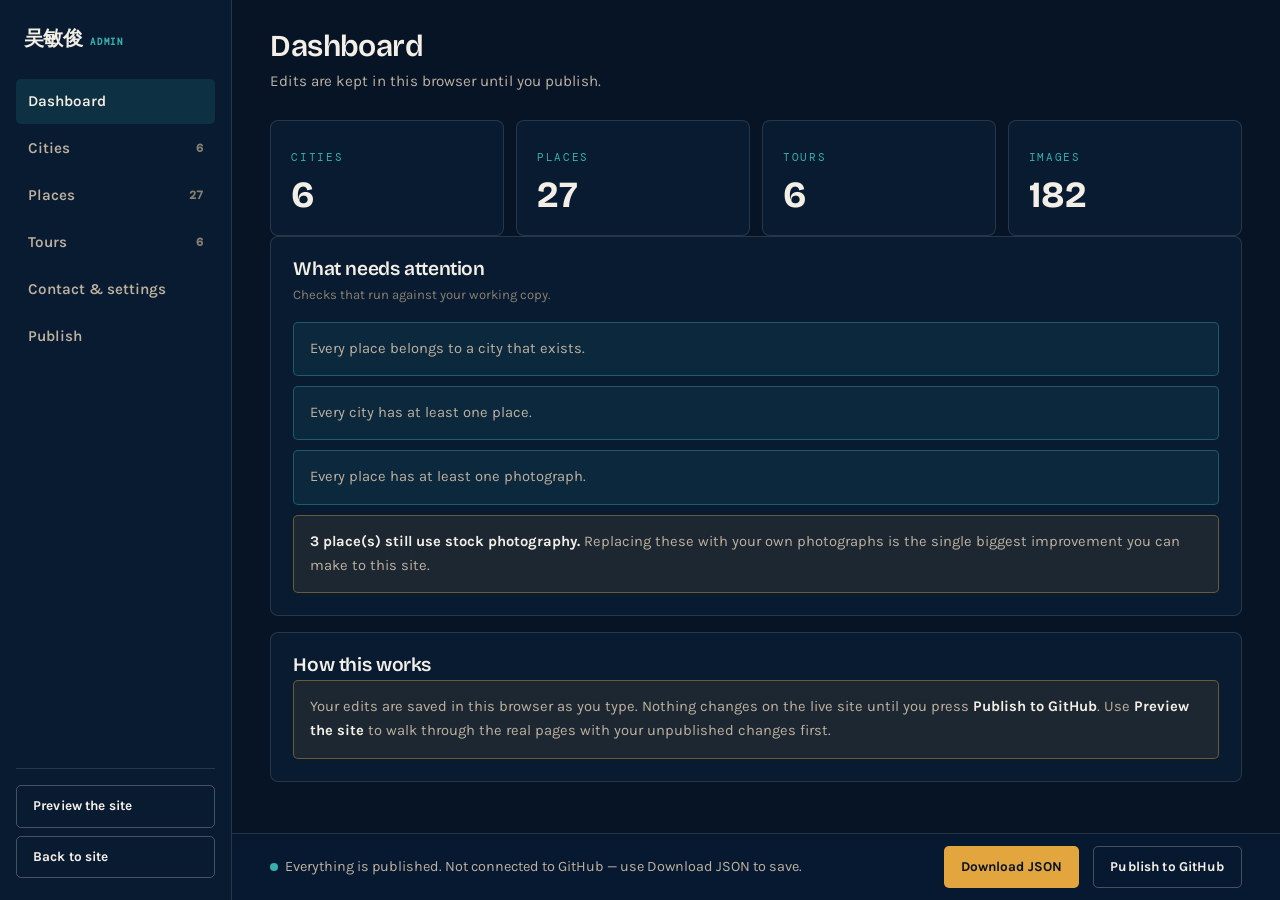
<file: admin/index.html>
<!DOCTYPE html>
<html lang="en" data-base="../">
<head>
<meta charset="utf-8">
<meta name="viewport" content="width=device-width, initial-scale=1">
<title>Admin — WuMinjun Private Tours</title>
<meta name="robots" content="noindex, nofollow">
<link rel="icon" href="../assets/icons/favicon.svg">
<link rel="preconnect" href="https://fonts.googleapis.com">
<link rel="preconnect" href="https://fonts.gstatic.com" crossorigin>
<link rel="stylesheet" href="https://fonts.googleapis.com/css2?family=Bricolage+Grotesque:opsz,wght@12..96,400..800&family=DM+Mono:wght@400;500&family=Karla:wght@400;600;700&display=swap">
<link rel="stylesheet" href="../css/main.css">
<link rel="stylesheet" href="../css/admin.css">
</head>
<body class="admin">
<a class="skip-link" href="#adm-main">Skip to content</a>

<aside class="adm-side">
  <div class="adm-brand">吴敏俊 <span>Admin</span></div>
  <nav class="adm-nav" id="adm-nav" aria-label="Admin sections"></nav>
  <div class="adm-side__foot">
    <button class="btn btn--ghost btn--sm" type="button" id="btn-preview">Preview the site</button>
    <a class="btn btn--ghost btn--sm" href="../index.html">Back to site</a>
  </div>
</aside>

<main class="adm-main" id="adm-main">
  <div class="adm-panel"><p class="hint">Loading the current content…</p></div>
</main>

<div class="adm-bar">
  <span class="adm-bar__status" id="adm-status"><span class="dot"></span>Checking…</span>
  <button class="btn btn--sm" type="button" id="btn-download">Download JSON</button>
  <button class="btn btn--ghost btn--sm" type="button" id="btn-publish">Publish to GitHub</button>
</div>

<script src="../js/core.js"></script>
<script src="../js/github.js"></script>
<script src="../js/admin.js"></script>
</body>
</html>
</file>
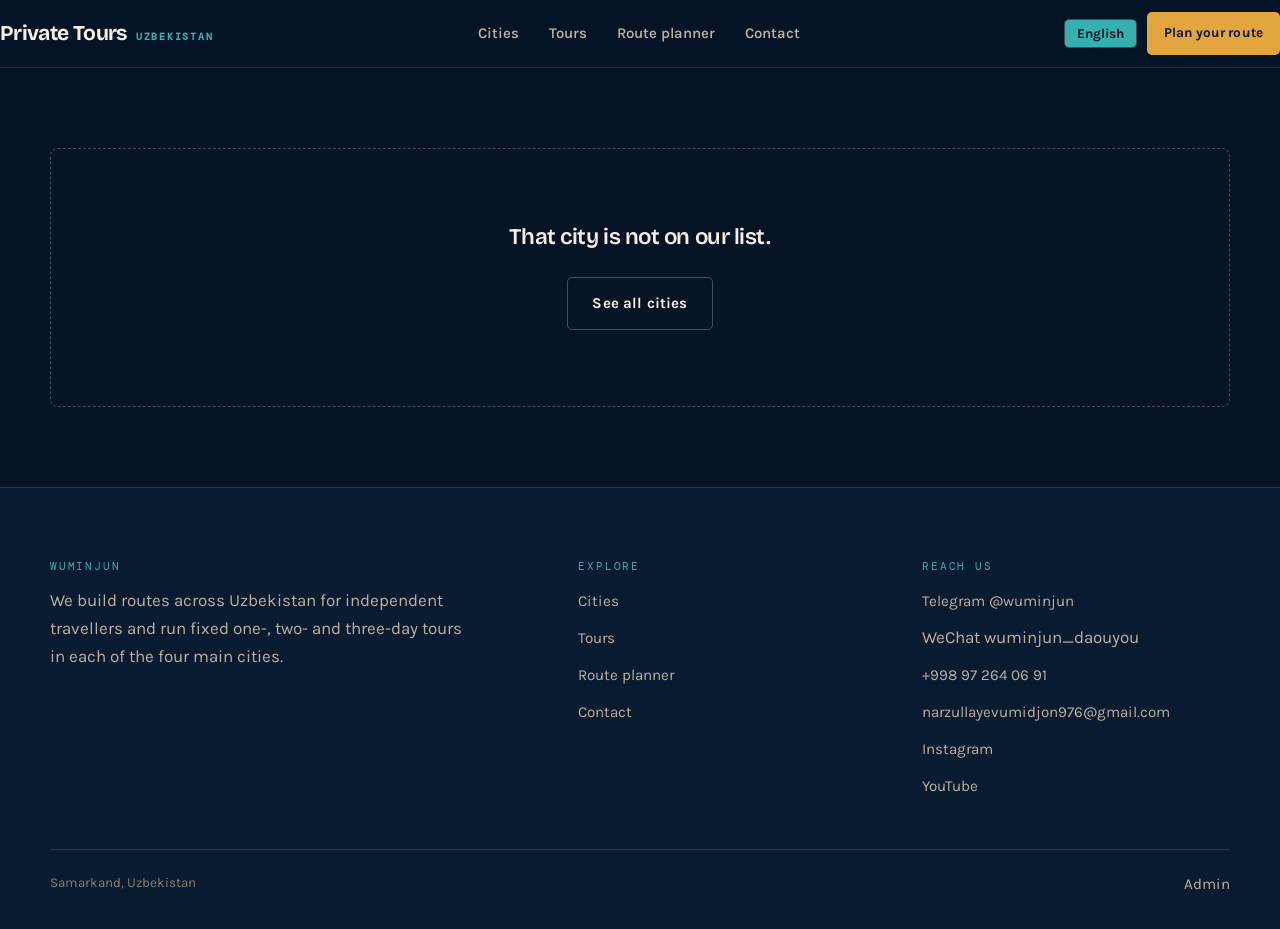
<file: city.html>
<!DOCTYPE html>
<html lang="en" data-base="./">
<head>
<meta charset="utf-8">
<meta name="viewport" content="width=device-width, initial-scale=1, viewport-fit=cover">
<title>City — WuMinjun Private Tours</title>
<meta name="description" content="Places to visit, how long to stay, photographs and a map.">
<meta name="theme-color" content="#061426">
<meta property="og:type" content="website">
<meta property="og:title" content="City — WuMinjun Private Tours">
<meta property="og:description" content="Places to visit, how long to stay, photographs and a map.">
<meta property="og:image" content="https://commons.wikimedia.org/wiki/Special:FilePath/Registan_square_Samarkand.jpg?width=1200">
<meta name="twitter:card" content="summary_large_image">
<link rel="icon" href="./assets/icons/favicon.svg">
<link rel="preconnect" href="https://fonts.googleapis.com">
<link rel="preconnect" href="https://fonts.gstatic.com" crossorigin>
<link rel="stylesheet" href="https://fonts.googleapis.com/css2?family=Bricolage+Grotesque:opsz,wght@12..96,400..800&family=DM+Mono:wght@400;500&family=Karla:wght@400;600;700&display=swap">
<link rel="stylesheet" href="./css/main.css">
</head>
<body data-page="city">
<a class="skip-link" href="#main">Skip to content</a>
<div id="site-nav"></div>
<main id="main">
  <div class="shell" style="padding:calc(var(--nav-h) + 70px) 0 80px">
    <div class="grid grid--3">
      <div class="skeleton skeleton--card"></div>
      <div class="skeleton skeleton--card"></div>
      <div class="skeleton skeleton--card"></div>
    </div>
  </div>
</main>
<div id="site-footer"></div>
<script src="./js/core.js"></script>
<script src="./js/route.js"></script>
<script src="./js/planner.js"></script>
<script src="./js/site.js"></script>
</body>
</html>
</file>
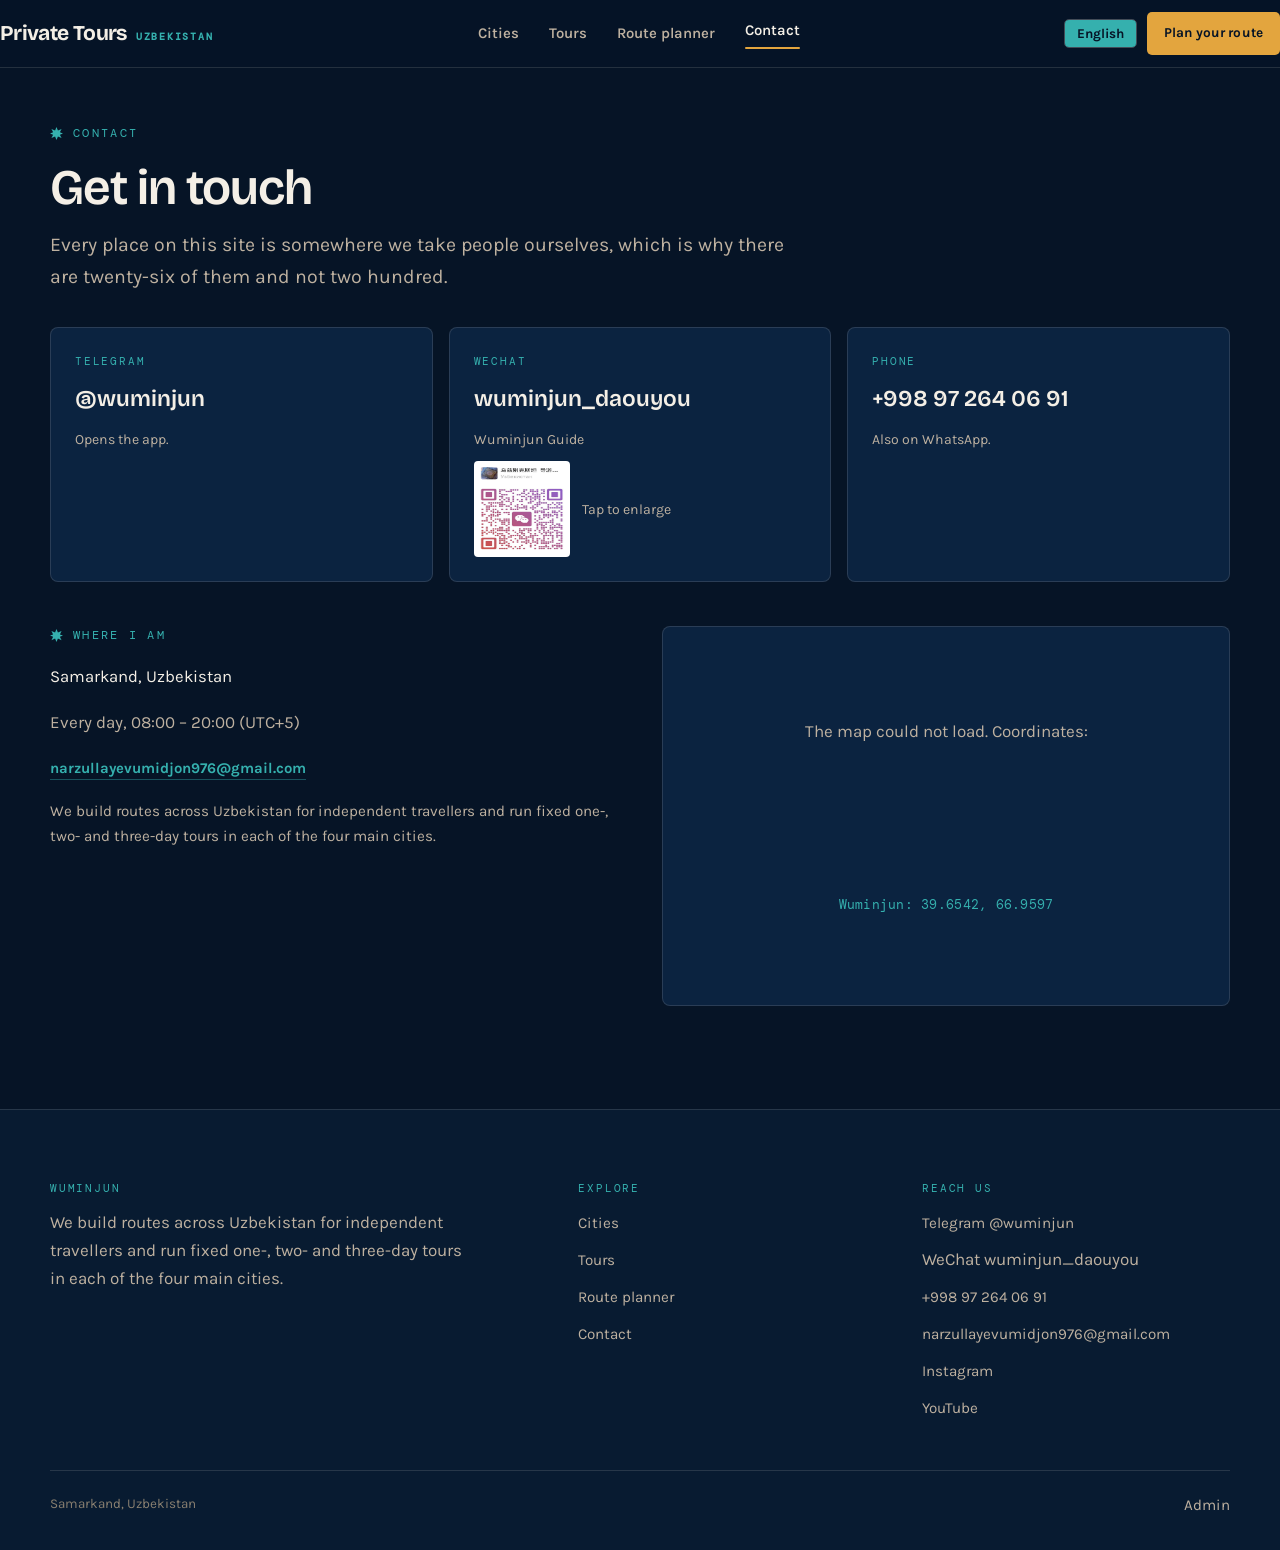
<file: contact.html>
<!DOCTYPE html>
<html lang="en" data-base="./">
<head>
<meta charset="utf-8">
<meta name="viewport" content="width=device-width, initial-scale=1, viewport-fit=cover">
<title>Contact — WuMinjun Private Tours</title>
<meta name="description" content="Reach me on WeChat, Telegram or by phone. 微信 / Telegram / 电话。">
<meta name="theme-color" content="#061426">
<meta property="og:type" content="website">
<meta property="og:title" content="Contact — WuMinjun Private Tours">
<meta property="og:description" content="Reach me on WeChat, Telegram or by phone. 微信 / Telegram / 电话。">
<meta property="og:image" content="https://commons.wikimedia.org/wiki/Special:FilePath/Registan_square_Samarkand.jpg?width=1200">
<meta name="twitter:card" content="summary_large_image">
<link rel="icon" href="./assets/icons/favicon.svg">
<link rel="preconnect" href="https://fonts.googleapis.com">
<link rel="preconnect" href="https://fonts.gstatic.com" crossorigin>
<link rel="stylesheet" href="https://fonts.googleapis.com/css2?family=Bricolage+Grotesque:opsz,wght@12..96,400..800&family=DM+Mono:wght@400;500&family=Karla:wght@400;600;700&display=swap">
<link rel="stylesheet" href="./css/main.css">
</head>
<body data-page="contact" data-nav="solid">
<a class="skip-link" href="#main">Skip to content</a>
<div id="site-nav"></div>
<main id="main">
  <div class="shell" style="padding:calc(var(--nav-h) + 70px) 0 80px">
    <div class="grid grid--3">
      <div class="skeleton skeleton--card"></div>
      <div class="skeleton skeleton--card"></div>
      <div class="skeleton skeleton--card"></div>
    </div>
  </div>
</main>
<div id="site-footer"></div>
<script src="./js/core.js"></script>
<script src="./js/route.js"></script>
<script src="./js/planner.js"></script>
<script src="./js/site.js"></script>
</body>
</html>
</file>
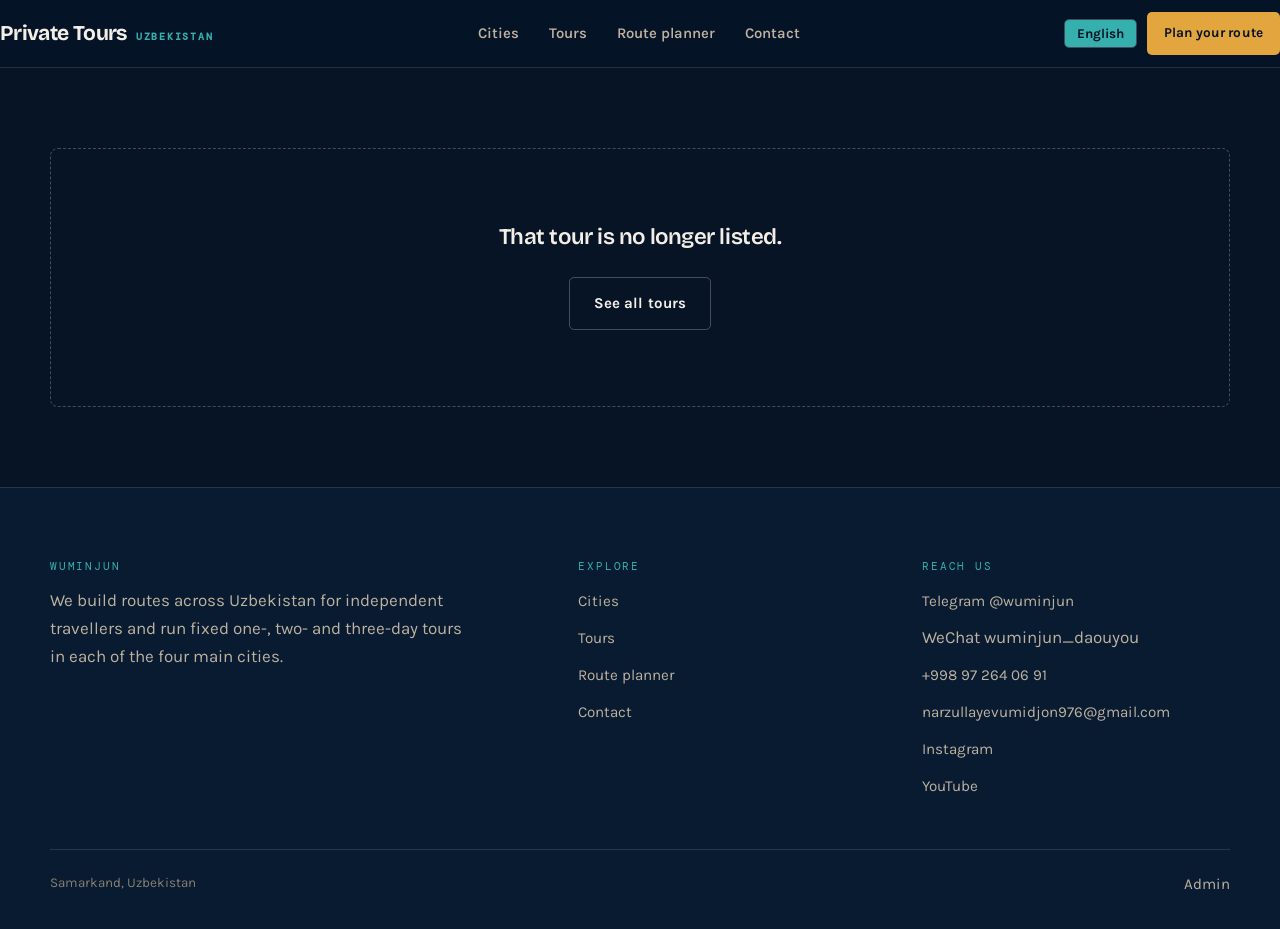
<file: tour.html>
<!DOCTYPE html>
<html lang="en" data-base="./">
<head>
<meta charset="utf-8">
<meta name="viewport" content="width=device-width, initial-scale=1, viewport-fit=cover">
<title>Tour — WuMinjun Private Tours</title>
<meta name="description" content="A day-by-day itinerary with every stop, photographs and a map.">
<meta name="theme-color" content="#061426">
<meta property="og:type" content="website">
<meta property="og:title" content="Tour — WuMinjun Private Tours">
<meta property="og:description" content="A day-by-day itinerary with every stop, photographs and a map.">
<meta property="og:image" content="https://commons.wikimedia.org/wiki/Special:FilePath/Registan_square_Samarkand.jpg?width=1200">
<meta name="twitter:card" content="summary_large_image">
<link rel="icon" href="./assets/icons/favicon.svg">
<link rel="preconnect" href="https://fonts.googleapis.com">
<link rel="preconnect" href="https://fonts.gstatic.com" crossorigin>
<link rel="stylesheet" href="https://fonts.googleapis.com/css2?family=Bricolage+Grotesque:opsz,wght@12..96,400..800&family=DM+Mono:wght@400;500&family=Karla:wght@400;600;700&display=swap">
<link rel="stylesheet" href="./css/main.css">
</head>
<body data-page="tour">
<a class="skip-link" href="#main">Skip to content</a>
<div id="site-nav"></div>
<main id="main">
  <div class="shell" style="padding:calc(var(--nav-h) + 70px) 0 80px">
    <div class="grid grid--3">
      <div class="skeleton skeleton--card"></div>
      <div class="skeleton skeleton--card"></div>
      <div class="skeleton skeleton--card"></div>
    </div>
  </div>
</main>
<div id="site-footer"></div>
<script src="./js/core.js"></script>
<script src="./js/route.js"></script>
<script src="./js/planner.js"></script>
<script src="./js/site.js"></script>
</body>
</html>
</file>
<file: css/main.css>
/* ============================================================
   Karvon — design system
   Palette taken from Timurid majolica: lapis ground, turquoise
   glaze, saffron, madder red, ganch-plaster chalk.
   ============================================================ */

:root {
  /* Surfaces */
  --lapis-900: #061426;
  --lapis-850: #081B31;
  --lapis-800: #0B2340;
  --lapis-700: #103257;
  --lapis-600: #17456F;

  /* Glazes */
  --glaze: #35B0AE;
  --glaze-dim: #1E7C7B;
  --saffron: #E3A53E;
  --saffron-dim: #B4801F;
  --madder: #CB5140;

  /* Plaster */
  --chalk: #F4EFE6;
  --sand: #BEB1A0;
  --sand-dim: #8A8071;

  /* Lines & shadows */
  --line: rgba(244, 239, 230, 0.13);
  --line-strong: rgba(244, 239, 230, 0.26);
  --shade-sm: 0 1px 2px rgba(2, 8, 16, 0.4);
  --shade-md: 0 12px 28px -12px rgba(2, 8, 16, 0.7);
  --shade-lg: 0 30px 60px -24px rgba(2, 8, 16, 0.85);

  /* Type */
  --display: "Bricolage Grotesque", "Trebuchet MS", sans-serif;
  --body: "Karla", "Segoe UI", system-ui, sans-serif;
  --mono: "DM Mono", ui-monospace, "SF Mono", Menlo, monospace;

  /* Rhythm */
  --shell: 1180px;
  --gutter: 24px;
  --radius: 5px;
  --radius-lg: 8px;
  --nav-h: 68px;
}

/* ---------- reset ---------- */
*, *::before, *::after { box-sizing: border-box; }
html { -webkit-text-size-adjust: 100%; scroll-behavior: smooth; }
body {
  margin: 0;
  background: var(--lapis-900);
  color: var(--chalk);
  font-family: var(--body);
  font-size: 17px;
  line-height: 1.65;
  -webkit-font-smoothing: antialiased;
  overflow-x: hidden;
}
img { max-width: 100%; display: block; }
a { color: inherit; text-decoration: none; }
button, input, select, textarea { font: inherit; color: inherit; }
h1, h2, h3, h4 { margin: 0; font-family: var(--display); font-weight: 600; line-height: 1.08; letter-spacing: -0.02em; }
p { margin: 0 0 1em; }
p:last-child { margin-bottom: 0; }
ul { margin: 0; padding: 0; list-style: none; }

:focus-visible {
  outline: 2px solid var(--saffron);
  outline-offset: 3px;
  border-radius: 2px;
}

::selection { background: var(--glaze); color: var(--lapis-900); }

.skip-link {
  position: absolute; left: 12px; top: -60px; z-index: 200;
  background: var(--saffron); color: var(--lapis-900);
  padding: 10px 16px; border-radius: var(--radius); font-weight: 700;
  transition: top .18s ease;
}
.skip-link:focus { top: 12px; }

/* ---------- type scale ---------- */
.d1 { font-size: clamp(2.6rem, 7.2vw, 5.1rem); font-weight: 700; }
.d2 { font-size: clamp(2rem, 4.4vw, 3.1rem); }
.d3 { font-size: clamp(1.45rem, 2.6vw, 2rem); }
.d4 { font-size: 1.2rem; letter-spacing: -0.01em; }

.eyebrow {
  font-family: var(--mono);
  font-size: 0.72rem;
  letter-spacing: 0.2em;
  text-transform: uppercase;
  color: var(--glaze);
  display: flex;
  align-items: center;
  gap: 10px;
  margin: 0 0 18px;
}
.eyebrow::before {
  content: "";
  width: 13px; height: 13px;
  flex: none;
  background: currentColor;
  /* eight-point girih star — the site's one recurring motif */
  clip-path: polygon(50% 0%, 61% 27%, 89% 15%, 76% 41%, 100% 50%, 76% 59%, 89% 85%, 61% 73%, 50% 100%, 39% 73%, 11% 85%, 24% 59%, 0% 50%, 24% 41%, 11% 15%, 39% 27%);
}
.lede { font-size: clamp(1.05rem, 1.6vw, 1.22rem); color: var(--sand); max-width: 62ch; }
.data { font-family: var(--mono); font-size: 0.82rem; letter-spacing: 0.02em; }
.muted { color: var(--sand); }

/* ---------- layout ---------- */
.shell { width: min(100% - (var(--gutter) * 2), var(--shell)); margin-inline: auto; }
.section { padding: clamp(56px, 8vw, 104px) 0; }
.section--tight { padding: clamp(40px, 5vw, 64px) 0; }
.section--band { background: var(--lapis-850); border-block: 1px solid var(--line); }
.section-head { margin-bottom: clamp(28px, 4vw, 44px); }
.section-head .d2 { max-width: 20ch; }
.section-head-row {
  display: flex; align-items: flex-end; justify-content: space-between;
  gap: 24px; flex-wrap: wrap;
}

/* ---------- buttons ---------- */
.btn {
  --btn-bg: var(--saffron);
  --btn-fg: var(--lapis-900);
  display: inline-flex; align-items: center; gap: 9px;
  padding: 13px 24px;
  background: var(--btn-bg); color: var(--btn-fg);
  border: 1px solid transparent; border-radius: var(--radius);
  font-weight: 700; font-size: 0.94rem; letter-spacing: 0.01em;
  cursor: pointer;
  transition: transform .16s ease, background-color .16s ease, border-color .16s ease, color .16s ease;
}
.btn:hover { transform: translateY(-2px); background: #F0B854; }
.btn:active { transform: translateY(0); }
.btn[disabled] { opacity: .45; pointer-events: none; }
.btn--ghost { --btn-bg: transparent; --btn-fg: var(--chalk); border-color: var(--line-strong); }
.btn--ghost:hover { background: rgba(244, 239, 230, 0.08); border-color: var(--chalk); }
.btn--glaze { --btn-bg: var(--glaze); }
.btn--glaze:hover { background: #46C6C4; }
.btn--sm { padding: 9px 16px; font-size: 0.85rem; }
.btn--block { width: 100%; justify-content: center; }
.btn--danger { --btn-bg: transparent; --btn-fg: var(--madder); border-color: rgba(203, 81, 64, .5); }
.btn--danger:hover { background: rgba(203, 81, 64, .14); }

.textlink {
  color: var(--glaze); font-weight: 700; font-size: .93rem;
  border-bottom: 1px solid rgba(53, 176, 174, .4); padding-bottom: 2px;
  transition: border-color .16s ease, color .16s ease;
}
.textlink:hover { color: var(--saffron); border-bottom-color: var(--saffron); }

/* ---------- language switcher ---------- */
.lang { display: inline-flex; border: 1px solid var(--line-strong); border-radius: var(--radius); overflow: hidden; }
.lang__btn {
  padding: 7px 12px; background: transparent; border: 0; cursor: pointer;
  color: var(--sand); font-size: .84rem; font-weight: 700; line-height: 1;
  transition: background-color .15s ease, color .15s ease;
}
.lang__btn + .lang__btn { border-left: 1px solid var(--line-strong); }
.lang__btn:hover { color: var(--chalk); background: rgba(244,239,230,.08); }
.lang__btn[aria-pressed="true"] { background: var(--glaze); color: var(--lapis-900); }

/* ---------- photo credit ---------- */
.gallery__credit {
  margin: 8px 0 0; font-family: var(--mono); font-size: .7rem;
  color: var(--sand-dim); letter-spacing: .02em;
}
.gallery__credit a { color: var(--sand-dim); border-bottom: 1px solid rgba(190,177,160,.3); }
.gallery__credit a:hover { color: var(--glaze); border-bottom-color: var(--glaze); }
.gallery__credit:empty { display: none; }

/* ---------- guide intro ---------- */
.guide { display: grid; grid-template-columns: 260px 1fr; gap: clamp(24px, 4vw, 48px); align-items: center; }
.guide__portrait { border-radius: var(--radius-lg); overflow: hidden; aspect-ratio: 1; background: var(--lapis-800); }
.guide__portrait img { width: 100%; height: 100%; object-fit: cover; }
.guide__name { font-family: var(--display); font-size: clamp(1.8rem, 3.4vw, 2.6rem); font-weight: 700; }
.guide__langs { display: flex; gap: 8px; flex-wrap: wrap; margin-top: 16px; }

/* ---------- nav ---------- */
.nav {
  position: fixed; inset: 0 0 auto 0; z-index: 100;
  height: var(--nav-h);
  display: flex; align-items: center;
  background: transparent;
  border-bottom: 1px solid transparent;
  transition: background-color .28s ease, border-color .28s ease, backdrop-filter .28s ease;
}
.nav.is-solid,
body[data-nav="solid"] .nav {
  background: rgba(6, 20, 38, 0.92);
  backdrop-filter: blur(14px);
  border-bottom-color: var(--line);
}
.nav__inner { display: flex; align-items: center; justify-content: space-between; gap: 20px; width: 100%; }
.nav__brand { display: flex; align-items: baseline; gap: 9px; font-family: var(--display); font-size: 1.32rem; font-weight: 700; letter-spacing: -0.03em; }
.nav__brand span { font-family: var(--mono); font-size: .62rem; letter-spacing: .18em; text-transform: uppercase; color: var(--glaze); }
.nav__links { display: flex; align-items: center; gap: 4px; }
.nav__links a {
  padding: 8px 13px; border-radius: var(--radius);
  font-size: .93rem; font-weight: 600; color: var(--sand);
  transition: color .16s ease, background-color .16s ease;
}
.nav__links a:hover { color: var(--chalk); background: rgba(244, 239, 230, .07); }
.nav__links a[aria-current="page"] { color: var(--chalk); }
.nav__links a[aria-current="page"]::after {
  content: ""; display: block; height: 2px; margin-top: 4px;
  background: var(--saffron); border-radius: 2px;
}
.nav__actions { display: flex; align-items: center; gap: 10px; }
.nav__burger {
  display: none; width: 42px; height: 42px;
  align-items: center; justify-content: center;
  background: transparent; border: 1px solid var(--line-strong);
  border-radius: var(--radius); cursor: pointer;
}
.nav__burger span { display: block; width: 18px; height: 1.5px; background: var(--chalk); position: relative; transition: background-color .2s; }
.nav__burger span::before, .nav__burger span::after {
  content: ""; position: absolute; left: 0; width: 18px; height: 1.5px; background: var(--chalk);
  transition: transform .22s ease, top .22s ease;
}
.nav__burger span::before { top: -6px; }
.nav__burger span::after { top: 6px; }
.nav__burger[aria-expanded="true"] span { background: transparent; }
.nav__burger[aria-expanded="true"] span::before { top: 0; transform: rotate(45deg); }
.nav__burger[aria-expanded="true"] span::after { top: 0; transform: rotate(-45deg); }

.nav__sheet {
  position: fixed; inset: var(--nav-h) 0 0 0; z-index: 99;
  background: var(--lapis-900);
  padding: 28px var(--gutter) 40px;
  display: none; flex-direction: column; gap: 4px;
  overflow-y: auto;
}
.nav__sheet.is-open { display: flex; }
.nav__sheet a {
  padding: 15px 4px; font-family: var(--display); font-size: 1.55rem; font-weight: 600;
  border-bottom: 1px solid var(--line);
}
.nav__sheet .btn { margin-top: 22px; }

/* ---------- hero ---------- */
.hero { position: relative; min-height: min(94vh, 820px); display: flex; align-items: flex-end; overflow: hidden; }
.hero--short { min-height: min(66vh, 560px); }
.hero__media { position: absolute; inset: 0; }
.hero__media img { width: 100%; height: 100%; object-fit: cover; }
.hero__media::after {
  content: ""; position: absolute; inset: 0;
  background:
    linear-gradient(178deg, rgba(6,20,38,.86) 0%, rgba(6,20,38,.32) 34%, rgba(6,20,38,.78) 72%, var(--lapis-900) 100%),
    linear-gradient(96deg, rgba(6,20,38,.72) 0%, rgba(6,20,38,0) 62%);
}
.hero__body { position: relative; padding: calc(var(--nav-h) + 48px) 0 clamp(44px, 7vw, 84px); }
.hero__body .d1 { max-width: 15ch; }
.hero__body .lede { margin-top: 20px; }
.hero__cta { display: flex; gap: 12px; flex-wrap: wrap; margin-top: 32px; }
.hero__meta {
  display: flex; gap: 26px; flex-wrap: wrap;
  margin-top: 40px; padding-top: 22px; border-top: 1px solid var(--line-strong);
}
.hero__meta div { display: flex; flex-direction: column; gap: 3px; }
.hero__meta dt, .hero__meta .k { font-family: var(--mono); font-size: .68rem; letter-spacing: .17em; text-transform: uppercase; color: var(--glaze); }
.hero__meta .v { font-family: var(--display); font-size: 1.5rem; font-weight: 600; }

/* ---------- cards ---------- */
.grid { display: grid; gap: 20px; }
.grid--3 { grid-template-columns: repeat(3, 1fr); }
.grid--2 { grid-template-columns: repeat(2, 1fr); }
.grid--4 { grid-template-columns: repeat(4, 1fr); }

.card {
  position: relative; display: flex; flex-direction: column;
  background: var(--lapis-800); border: 1px solid var(--line);
  border-radius: var(--radius-lg); overflow: hidden;
  transition: transform .22s ease, border-color .22s ease, box-shadow .22s ease;
}
.card:hover { transform: translateY(-4px); border-color: var(--line-strong); box-shadow: var(--shade-md); }
.card__media { position: relative; aspect-ratio: 4 / 3; overflow: hidden; background: var(--lapis-700); }
.card__media img { width: 100%; height: 100%; object-fit: cover; transition: transform .5s cubic-bezier(.2,.7,.3,1); }
.card:hover .card__media img { transform: scale(1.05); }
.card__body { padding: 20px 20px 22px; display: flex; flex-direction: column; gap: 8px; flex: 1; }
.card__title { font-family: var(--display); font-size: 1.28rem; font-weight: 600; }
.card__text { color: var(--sand); font-size: .95rem; line-height: 1.55; }
.card__foot {
  margin-top: auto; padding-top: 14px;
  display: flex; align-items: center; justify-content: space-between; gap: 12px;
  border-top: 1px solid var(--line);
  font-family: var(--mono); font-size: .74rem; letter-spacing: .06em; color: var(--sand-dim);
  text-transform: uppercase;
}

/* city card — image-led, text over the photo */
.city-card { position: relative; display: block; border-radius: var(--radius-lg); overflow: hidden; aspect-ratio: 3 / 4; }
.city-card--wide { aspect-ratio: 16 / 11; }
.city-card img { width: 100%; height: 100%; object-fit: cover; transition: transform .6s cubic-bezier(.2,.7,.3,1); }
.city-card:hover img { transform: scale(1.055); }
.city-card::after {
  content: ""; position: absolute; inset: 0;
  background: linear-gradient(to top, rgba(6,20,38,.94) 4%, rgba(6,20,38,.35) 46%, rgba(6,20,38,.08) 100%);
}
.city-card__body { position: absolute; inset: auto 0 0 0; z-index: 2; padding: 24px; }
.city-card__body h3 { font-size: clamp(1.5rem, 2.4vw, 2rem); }
.city-card__body p { color: var(--sand); font-size: .93rem; margin: 6px 0 0; max-width: 34ch; }
.city-card__days {
  display: inline-flex; align-items: center; gap: 7px; margin-top: 14px;
  font-family: var(--mono); font-size: .72rem; letter-spacing: .1em; text-transform: uppercase;
  color: var(--lapis-900); background: var(--glaze);
  padding: 5px 10px; border-radius: 3px;
}

.chip {
  display: inline-flex; align-items: center; gap: 6px;
  padding: 5px 11px; border-radius: 100px;
  border: 1px solid var(--line-strong); background: transparent;
  font-family: var(--mono); font-size: .71rem; letter-spacing: .08em; text-transform: uppercase;
  color: var(--sand); cursor: pointer;
  transition: background-color .16s ease, color .16s ease, border-color .16s ease;
}
.chip:hover { color: var(--chalk); border-color: var(--chalk); }
.chip[aria-pressed="true"] { background: var(--glaze); border-color: var(--glaze); color: var(--lapis-900); font-weight: 700; }
.chip--static { cursor: default; }
.chip--static:hover { color: var(--sand); border-color: var(--line-strong); }
.chip-row { display: flex; flex-wrap: wrap; gap: 8px; }

/* ---------- forms ---------- */
.field { display: flex; flex-direction: column; gap: 7px; }
.field > label, .label {
  font-family: var(--mono); font-size: .71rem; letter-spacing: .14em;
  text-transform: uppercase; color: var(--glaze);
}
.input, .select, .textarea {
  width: 100%; padding: 12px 14px;
  background: var(--lapis-850); border: 1px solid var(--line-strong);
  border-radius: var(--radius); color: var(--chalk);
  font-size: .96rem;
  transition: border-color .16s ease, background-color .16s ease;
}
.input:focus, .select:focus, .textarea:focus { border-color: var(--glaze); background: var(--lapis-800); outline: none; }
.textarea { min-height: 110px; resize: vertical; line-height: 1.55; }
.select { appearance: none; background-image: linear-gradient(45deg, transparent 50%, var(--sand) 50%), linear-gradient(135deg, var(--sand) 50%, transparent 50%); background-position: calc(100% - 19px) 51%, calc(100% - 13px) 51%; background-size: 6px 6px, 6px 6px; background-repeat: no-repeat; padding-right: 40px; }
.hint { font-size: .82rem; color: var(--sand-dim); }

/* ---------- search ---------- */
.search { position: relative; }
.search__input { padding-left: 42px; }
.search__icon { position: absolute; left: 15px; top: 50%; transform: translateY(-50%); color: var(--sand-dim); pointer-events: none; }
.search__results {
  position: absolute; z-index: 40; inset: calc(100% + 8px) 0 auto 0;
  background: var(--lapis-800); border: 1px solid var(--line-strong);
  border-radius: var(--radius-lg); box-shadow: var(--shade-lg);
  max-height: 380px; overflow-y: auto; padding: 6px;
}
.search__results[hidden] { display: none; }
.search__hit { display: flex; align-items: center; gap: 12px; padding: 10px 12px; border-radius: var(--radius); width: 100%; text-align: left; background: transparent; border: 0; cursor: pointer; }
.search__hit:hover, .search__hit.is-active { background: rgba(244,239,230,.08); }
.search__hit img { width: 44px; height: 44px; border-radius: 4px; object-fit: cover; flex: none; }
.search__hit strong { display: block; font-weight: 700; font-size: .95rem; }
.search__hit span { font-family: var(--mono); font-size: .7rem; letter-spacing: .1em; text-transform: uppercase; color: var(--glaze); }

/* ---------- gallery ---------- */
.gallery__main { position: relative; border-radius: var(--radius-lg); overflow: hidden; background: var(--lapis-800); aspect-ratio: 3 / 2; }
.gallery__track { display: flex; height: 100%; overflow-x: auto; scroll-snap-type: x mandatory; scrollbar-width: none; -webkit-overflow-scrolling: touch; }
.gallery__track::-webkit-scrollbar { display: none; }
.gallery__slide { flex: 0 0 100%; scroll-snap-align: center; height: 100%; }
.gallery__slide img { width: 100%; height: 100%; object-fit: cover; cursor: zoom-in; }
.gallery__arrow {
  position: absolute; top: 50%; transform: translateY(-50%); z-index: 3;
  width: 44px; height: 44px; border-radius: 50%;
  background: rgba(6,20,38,.72); border: 1px solid var(--line-strong);
  color: var(--chalk); cursor: pointer; display: grid; place-items: center;
  backdrop-filter: blur(6px);
  transition: background-color .16s ease;
}
.gallery__arrow:hover { background: var(--lapis-700); }
.gallery__arrow--prev { left: 12px; }
.gallery__arrow--next { right: 12px; }
.gallery__count {
  position: absolute; right: 12px; bottom: 12px; z-index: 3;
  padding: 5px 10px; border-radius: 3px;
  background: rgba(6,20,38,.78); font-family: var(--mono); font-size: .74rem;
}
.gallery__thumbs { display: flex; gap: 8px; margin-top: 10px; overflow-x: auto; padding-bottom: 4px; scrollbar-width: thin; }
.gallery__thumb {
  flex: 0 0 84px; height: 60px; border-radius: 4px; overflow: hidden;
  border: 2px solid transparent; padding: 0; background: none; cursor: pointer; opacity: .55;
  transition: opacity .16s ease, border-color .16s ease;
}
.gallery__thumb img { width: 100%; height: 100%; object-fit: cover; }
.gallery__thumb[aria-selected="true"] { opacity: 1; border-color: var(--saffron); }
.gallery__thumb:hover { opacity: 1; }

/* ---------- lightbox ---------- */
.lightbox {
  position: fixed; inset: 0; z-index: 300;
  background: rgba(4, 12, 24, .96);
  display: grid; place-items: center; padding: 24px;
}
.lightbox[hidden] { display: none; }
.lightbox img { max-width: 100%; max-height: 86vh; object-fit: contain; border-radius: var(--radius); }
.lightbox__close, .lightbox__nav {
  position: absolute; background: rgba(244,239,230,.1); border: 1px solid var(--line-strong);
  color: var(--chalk); width: 46px; height: 46px; border-radius: 50%; cursor: pointer;
  display: grid; place-items: center;
}
.lightbox__close { top: 20px; right: 20px; }
.lightbox__nav--prev { left: 20px; top: 50%; transform: translateY(-50%); }
.lightbox__nav--next { right: 20px; top: 50%; transform: translateY(-50%); }
.lightbox__cap { position: absolute; bottom: 20px; left: 50%; transform: translateX(-50%); font-family: var(--mono); font-size: .78rem; color: var(--sand); }

/* ---------- modal ---------- */
.modal { position: fixed; inset: 0; z-index: 250; display: flex; align-items: flex-end; justify-content: center; }
.modal[hidden] { display: none; }
.modal__scrim { position: absolute; inset: 0; background: rgba(4, 12, 24, .82); backdrop-filter: blur(3px); border: 0; padding: 0; cursor: pointer; }
.modal__panel {
  position: relative; z-index: 2;
  width: min(100%, 900px); max-height: 92vh; overflow-y: auto;
  background: var(--lapis-850); border: 1px solid var(--line-strong);
  border-radius: var(--radius-lg) var(--radius-lg) 0 0;
  box-shadow: var(--shade-lg);
  animation: rise .28s cubic-bezier(.2,.8,.3,1);
}
@keyframes rise { from { transform: translateY(28px); opacity: 0; } }
.modal__close {
  position: sticky; top: 12px; float: right; margin: 12px 12px 0 0; z-index: 5;
  width: 38px; height: 38px; border-radius: 50%;
  background: rgba(6,20,38,.85); border: 1px solid var(--line-strong); color: var(--chalk); cursor: pointer;
}
.modal__inner { padding: 0 clamp(20px, 4vw, 34px) clamp(28px, 4vw, 38px); }

/* ---------- route ribbon (signature element) ---------- */
.ribbon { position: relative; padding-left: 34px; }
.ribbon::before {
  content: ""; position: absolute; left: 11px; top: 14px; bottom: 14px; width: 2px;
  background: repeating-linear-gradient(to bottom, var(--glaze-dim) 0 7px, transparent 7px 13px);
}
.ribbon__stop { position: relative; padding: 0 0 30px; }
.ribbon__stop:last-child { padding-bottom: 0; }
.ribbon__node {
  position: absolute; left: -34px; top: 3px;
  width: 24px; height: 24px; background: var(--glaze);
  clip-path: polygon(50% 0%, 61% 27%, 89% 15%, 76% 41%, 100% 50%, 76% 59%, 89% 85%, 61% 73%, 50% 100%, 39% 73%, 11% 85%, 24% 59%, 0% 50%, 24% 41%, 11% 15%, 39% 27%);
}
.ribbon__stop--start .ribbon__node { background: var(--saffron); }
.ribbon__stop--end .ribbon__node { background: var(--chalk); }
.ribbon__city { font-family: var(--display); font-size: 1.55rem; font-weight: 600; }
.ribbon__sub { color: var(--sand); font-size: .93rem; }
.ribbon__places { display: flex; flex-wrap: wrap; gap: 6px; margin-top: 10px; }
.ribbon__leg {
  display: inline-flex; align-items: center; gap: 8px;
  margin-top: 14px; padding: 5px 11px;
  border: 1px dashed var(--line-strong); border-radius: 100px;
  font-family: var(--mono); font-size: .73rem; letter-spacing: .06em; color: var(--sand);
}
.ribbon__leg--back { border-style: solid; border-color: rgba(203,81,64,.55); background: rgba(203,81,64,.12); color: #F0A79A; }
.ribbon__stop--back .ribbon__node { background: var(--madder); }
.ribbon__stop--back::after {
  /* the retrace mark — the line physically doubles back */
  content: ""; position: absolute; left: -26px; top: -18px; width: 9px; height: 34px;
  border: 2px solid var(--madder); border-left: 0; border-radius: 0 20px 20px 0;
}

.verdict {
  display: flex; align-items: flex-start; gap: 14px;
  padding: 16px 18px; border-radius: var(--radius-lg);
  border: 1px solid var(--line-strong); background: var(--lapis-800);
}
.verdict__dot { flex: none; width: 11px; height: 11px; border-radius: 50%; margin-top: 7px; background: var(--glaze); }
.verdict h3 { font-family: var(--body); font-size: 1rem; font-weight: 700; letter-spacing: 0; }
.verdict p { font-size: .92rem; color: var(--sand); margin: 4px 0 0; }
.verdict--warn { border-color: rgba(203,81,64,.5); background: rgba(203,81,64,.1); }
.verdict--warn .verdict__dot { background: var(--madder); }
.verdict--good { border-color: rgba(53,176,174,.45); background: rgba(53,176,174,.09); }
.verdict--note { border-color: rgba(227,165,62,.45); background: rgba(227,165,62,.08); }
.verdict--note .verdict__dot { background: var(--saffron); }
.verdict__actions { margin-top: 14px; display: flex; gap: 10px; flex-wrap: wrap; }

.stat-row { display: grid; grid-template-columns: repeat(3, 1fr); gap: 1px; background: var(--line); border: 1px solid var(--line); border-radius: var(--radius-lg); overflow: hidden; }
.stat { background: var(--lapis-800); padding: 18px 20px; }
.stat .k { font-family: var(--mono); font-size: .68rem; letter-spacing: .15em; text-transform: uppercase; color: var(--glaze); display: block; margin-bottom: 6px; }
.stat .v { font-family: var(--display); font-size: 1.85rem; font-weight: 600; line-height: 1; }
.stat .v small { font-size: .9rem; font-weight: 400; color: var(--sand); margin-left: 4px; }

/* picker */
.picker { display: grid; gap: 10px; }
.picker__item {
  display: flex; align-items: center; gap: 14px; width: 100%;
  padding: 12px 14px; text-align: left; cursor: pointer;
  background: var(--lapis-800); border: 1px solid var(--line);
  border-radius: var(--radius-lg); color: inherit;
  transition: border-color .16s ease, background-color .16s ease;
}
.picker__item:hover { border-color: var(--line-strong); }
.picker__item[aria-pressed="true"] { border-color: var(--glaze); background: rgba(53,176,174,.1); }
.picker__item img { width: 54px; height: 54px; border-radius: 4px; object-fit: cover; flex: none; }
.picker__item strong { display: block; font-size: 1.02rem; }
.picker__item .data { color: var(--sand-dim); }
.picker__order {
  flex: none; width: 27px; height: 27px; border-radius: 50%;
  display: grid; place-items: center;
  font-family: var(--mono); font-size: .8rem; font-weight: 500;
  background: var(--glaze); color: var(--lapis-900);
}
.picker__item[aria-pressed="false"] .picker__order { background: transparent; border: 1px dashed var(--line-strong); color: var(--sand-dim); }

/* selected list with reordering */
.order-list { display: grid; gap: 8px; }
.order-item {
  display: flex; align-items: center; gap: 12px;
  padding: 10px 12px; background: var(--lapis-800);
  border: 1px solid var(--line); border-radius: var(--radius);
}
.order-item[draggable="true"] { cursor: grab; }
.order-item.is-dragging { opacity: .4; }
.order-item.is-over { border-color: var(--saffron); }
.order-item__grip { color: var(--sand-dim); font-family: var(--mono); font-size: .9rem; cursor: grab; }
.order-item__name { flex: 1; font-weight: 700; }
.order-item__btns { display: flex; gap: 4px; }
.icon-btn {
  width: 30px; height: 30px; border-radius: 4px; cursor: pointer;
  background: transparent; border: 1px solid var(--line-strong); color: var(--sand);
  display: grid; place-items: center; font-size: .85rem;
  transition: color .16s ease, border-color .16s ease;
}
.icon-btn:hover { color: var(--chalk); border-color: var(--chalk); }
.icon-btn[disabled] { opacity: .3; pointer-events: none; }

/* ---------- map ---------- */
.map { height: 380px; border-radius: var(--radius-lg); overflow: hidden; border: 1px solid var(--line); background: var(--lapis-800); }
.map--tall { height: 460px; }
.leaflet-container { background: var(--lapis-800) !important; font-family: var(--body) !important; }
.leaflet-popup-content-wrapper, .leaflet-popup-tip { background: var(--lapis-800); color: var(--chalk); border-radius: var(--radius); box-shadow: var(--shade-md); }
.leaflet-popup-content { margin: 12px 14px; font-size: .9rem; }
.leaflet-control-attribution { background: rgba(6,20,38,.8) !important; color: var(--sand-dim) !important; }
.leaflet-control-attribution a { color: var(--glaze) !important; }
.map-pin {
  width: 22px; height: 22px; background: var(--saffron);
  clip-path: polygon(50% 0%, 61% 27%, 89% 15%, 76% 41%, 100% 50%, 76% 59%, 89% 85%, 61% 73%, 50% 100%, 39% 73%, 11% 85%, 24% 59%, 0% 50%, 24% 41%, 11% 15%, 39% 27%);
}
.map-fallback { height: 100%; display: grid; place-items: center; text-align: center; padding: 24px; color: var(--sand); }

/* ---------- contact ---------- */
.contact-grid { display: grid; grid-template-columns: repeat(3, 1fr); gap: 16px; }
.contact-card {
  display: flex; flex-direction: column; gap: 10px;
  padding: 24px; background: var(--lapis-800);
  border: 1px solid var(--line); border-radius: var(--radius-lg);
  transition: border-color .2s ease, transform .2s ease;
}
.contact-card:hover { border-color: var(--glaze); transform: translateY(-3px); }
.contact-card__k { font-family: var(--mono); font-size: .7rem; letter-spacing: .16em; text-transform: uppercase; color: var(--glaze); }
.contact-card__v { font-family: var(--display); font-size: 1.42rem; font-weight: 600; word-break: break-word; }
.contact-card__note { font-size: .88rem; color: var(--sand); }
.qr {
  margin-top: auto; padding-top: 14px;
  display: flex; align-items: center; gap: 12px;
}
.qr img { width: 96px; height: 96px; border-radius: 4px; background: #fff; padding: 6px; cursor: zoom-in; }

/* ---------- itinerary ---------- */
.day { border: 1px solid var(--line); border-radius: var(--radius-lg); overflow: hidden; background: var(--lapis-800); }
.day + .day { margin-top: 16px; }
.day__head { display: flex; align-items: baseline; gap: 14px; padding: 18px 22px; border-bottom: 1px solid var(--line); flex-wrap: wrap; }
.day__num { font-family: var(--mono); font-size: .72rem; letter-spacing: .16em; text-transform: uppercase; color: var(--saffron); }
.day__title { font-family: var(--display); font-size: 1.3rem; font-weight: 600; }
.day__list { padding: 8px 22px 20px; }
.day__item { display: flex; gap: 14px; padding: 13px 0; border-bottom: 1px solid var(--line); align-items: flex-start; }
.day__item:last-child { border-bottom: 0; }
.day__item img { width: 76px; height: 56px; border-radius: 4px; object-fit: cover; flex: none; }
.day__item strong { display: block; font-size: 1.02rem; }
.day__item p { font-size: .9rem; color: var(--sand); margin: 3px 0 0; }
.day__note { margin: 0 22px 20px; padding: 12px 14px; border-left: 2px solid var(--saffron); background: rgba(227,165,62,.07); font-size: .9rem; color: var(--sand); }

/* ---------- states ---------- */
.state { text-align: center; padding: clamp(40px, 7vw, 76px) 24px; border: 1px dashed var(--line-strong); border-radius: var(--radius-lg); }
.state h3 { font-family: var(--display); font-size: 1.4rem; margin-bottom: 8px; }
.state p { color: var(--sand); max-width: 46ch; margin-inline: auto; }
.state .btn { margin-top: 20px; }
.skeleton { background: linear-gradient(90deg, var(--lapis-800) 25%, var(--lapis-700) 50%, var(--lapis-800) 75%); background-size: 200% 100%; animation: shimmer 1.3s linear infinite; border-radius: var(--radius-lg); }
@keyframes shimmer { to { background-position: -200% 0; } }
.skeleton--card { aspect-ratio: 3 / 4; }

.toast {
  position: fixed; left: 50%; bottom: 26px; transform: translate(-50%, 20px); z-index: 400;
  padding: 12px 20px; border-radius: var(--radius);
  background: var(--chalk); color: var(--lapis-900); font-weight: 700; font-size: .92rem;
  box-shadow: var(--shade-lg); opacity: 0; pointer-events: none;
  transition: opacity .2s ease, transform .2s ease;
}
.toast.is-on { opacity: 1; transform: translate(-50%, 0); }
.toast--bad { background: var(--madder); color: #fff; }

/* ---------- footer ---------- */
.footer { border-top: 1px solid var(--line); background: var(--lapis-850); padding: clamp(44px, 6vw, 72px) 0 32px; }
.footer__grid { display: grid; grid-template-columns: 1.6fr 1fr 1fr; gap: 36px; }
.footer h4 { font-family: var(--mono); font-size: .7rem; letter-spacing: .16em; text-transform: uppercase; color: var(--glaze); font-weight: 400; margin-bottom: 14px; }
.footer a { color: var(--sand); font-size: .95rem; }
.footer a:hover { color: var(--chalk); }
.footer li { margin-bottom: 9px; }
.footer__base {
  margin-top: 40px; padding-top: 22px; border-top: 1px solid var(--line);
  display: flex; justify-content: space-between; gap: 16px; flex-wrap: wrap;
  font-size: .84rem; color: var(--sand-dim);
}

/* ---------- reveal ---------- */
.reveal { opacity: 0; transform: translateY(18px); transition: opacity .6s cubic-bezier(.2,.7,.3,1), transform .6s cubic-bezier(.2,.7,.3,1); }
.reveal.is-in { opacity: 1; transform: none; }

/* ---------- responsive ---------- */
@media (max-width: 1000px) {
  .grid--4 { grid-template-columns: repeat(2, 1fr); }
  .grid--3 { grid-template-columns: repeat(2, 1fr); }
  .footer__grid { grid-template-columns: 1fr 1fr; }
  .contact-grid { grid-template-columns: 1fr; }
}
@media (max-width: 820px) {
  :root { --gutter: 18px; }
  body { font-size: 16px; }
  .nav__links, .nav__actions .btn, .nav__actions .lang { display: none; }
  .guide { grid-template-columns: 1fr; }
  .guide__portrait { max-width: 220px; }
  .nav__burger { display: flex; }
  .split { grid-template-columns: 1fr !important; }
  .stat-row { grid-template-columns: 1fr; }
  .map { height: 300px; }
}
@media (max-width: 620px) {
  .grid--3, .grid--2, .grid--4 { grid-template-columns: 1fr; }
  .footer__grid { grid-template-columns: 1fr; gap: 26px; }
  .hero__meta { gap: 18px 26px; }
  .city-card { aspect-ratio: 4 / 3; }
  .gallery__main { aspect-ratio: 4 / 3; }
  .modal__panel { max-height: 94vh; }
  .day__item img { width: 60px; height: 46px; }
}

@media (prefers-reduced-motion: reduce) {
  *, *::before, *::after {
    animation-duration: .001ms !important;
    transition-duration: .001ms !important;
    scroll-behavior: auto !important;
  }
  .reveal { opacity: 1; transform: none; }
}

@media print {
  .nav, .footer, .btn, .nav__sheet { display: none !important; }
  body { background: #fff; color: #000; }
}
</file>
<file: css/admin.css>
/* ============================================================
   Karvon — admin.css
   Uses the same tokens as the public site; only the layout differs.
   ============================================================ */

body.admin { padding-left: 232px; }

.adm-side {
  position: fixed; inset: 0 auto 0 0; z-index: 50;
  width: 232px; padding: 22px 16px;
  background: var(--lapis-850); border-right: 1px solid var(--line);
  display: flex; flex-direction: column; gap: 6px;
  overflow-y: auto;
}
.adm-brand { display: flex; align-items: baseline; gap: 8px; padding: 0 8px 18px; font-family: var(--display); font-size: 1.25rem; font-weight: 700; letter-spacing: -.03em; }
.adm-brand span { font-family: var(--mono); font-size: .58rem; letter-spacing: .18em; text-transform: uppercase; color: var(--glaze); }
.adm-nav { display: flex; flex-direction: column; gap: 2px; }
.adm-nav button {
  display: flex; align-items: center; justify-content: space-between; gap: 8px;
  width: 100%; padding: 10px 12px; text-align: left; cursor: pointer;
  background: transparent; border: 0; border-radius: var(--radius);
  color: var(--sand); font-size: .95rem; font-weight: 600;
  transition: background-color .15s ease, color .15s ease;
}
.adm-nav button:hover { background: rgba(244,239,230,.06); color: var(--chalk); }
.adm-nav button[aria-current="true"] { background: rgba(53,176,174,.14); color: var(--chalk); }
.adm-nav .count { font-family: var(--mono); font-size: .74rem; color: var(--sand-dim); }
.adm-side__foot { margin-top: auto; padding-top: 16px; border-top: 1px solid var(--line); display: grid; gap: 8px; }

.adm-main { padding: 30px clamp(18px, 3vw, 40px) 80px; max-width: 1080px; }
.adm-head { display: flex; align-items: flex-end; justify-content: space-between; gap: 18px; flex-wrap: wrap; margin-bottom: 26px; }
.adm-head h1 { font-size: 1.9rem; }
.adm-head p { color: var(--sand); font-size: .95rem; margin: 6px 0 0; }

.adm-panel { background: var(--lapis-850); border: 1px solid var(--line); border-radius: var(--radius-lg); padding: 22px; }
.adm-panel + .adm-panel { margin-top: 16px; }
.adm-panel h2 { font-size: 1.2rem; margin-bottom: 4px; }
.adm-panel > p.hint { margin-bottom: 16px; }

.adm-form { display: grid; gap: 16px; }
.adm-row { display: grid; grid-template-columns: 1fr 1fr; gap: 14px; }
.adm-row--3 { grid-template-columns: repeat(3, 1fr); }
.adm-actions { display: flex; gap: 10px; flex-wrap: wrap; padding-top: 6px; }

.adm-list { display: grid; gap: 8px; }
.adm-item {
  display: flex; align-items: center; gap: 14px;
  padding: 10px 12px; background: var(--lapis-800);
  border: 1px solid var(--line); border-radius: var(--radius);
}
.adm-item img { width: 56px; height: 42px; object-fit: cover; border-radius: 3px; flex: none; }
.adm-item__main { flex: 1; min-width: 0; }
.adm-item__main strong { display: block; font-size: 1rem; }
.adm-item__main span { font-family: var(--mono); font-size: .72rem; color: var(--sand-dim); }
.adm-item__btns { display: flex; gap: 5px; flex: none; }

.adm-stats { display: grid; grid-template-columns: repeat(4, 1fr); gap: 12px; }
.adm-stat { background: var(--lapis-850); border: 1px solid var(--line); border-radius: var(--radius-lg); padding: 20px; }
.adm-stat .k { font-family: var(--mono); font-size: .68rem; letter-spacing: .15em; text-transform: uppercase; color: var(--glaze); }
.adm-stat .v { font-family: var(--display); font-size: 2.3rem; font-weight: 700; line-height: 1.1; margin-top: 6px; }

.adm-note {
  padding: 14px 16px; border-radius: var(--radius);
  border: 1px solid rgba(227,165,62,.4); background: rgba(227,165,62,.09);
  font-size: .92rem; color: var(--sand);
}
.adm-note strong { color: var(--chalk); }
.adm-note--ok { border-color: rgba(53,176,174,.4); background: rgba(53,176,174,.09); }
.adm-note--bad { border-color: rgba(203,81,64,.45); background: rgba(203,81,64,.1); }

/* image editor */
.imgs { display: grid; gap: 10px; }
.imgs__grid { display: grid; grid-template-columns: repeat(auto-fill, minmax(120px, 1fr)); gap: 10px; }
.imgs__cell { position: relative; border: 1px solid var(--line); border-radius: var(--radius); overflow: hidden; background: var(--lapis-800); }
.imgs__cell img { width: 100%; aspect-ratio: 4/3; object-fit: cover; }
.imgs__bar { display: flex; gap: 4px; padding: 6px; background: var(--lapis-850); }
.imgs__bar button { flex: 1; }
.imgs__num { position: absolute; top: 6px; left: 6px; padding: 2px 7px; border-radius: 3px; background: rgba(6,20,38,.85); font-family: var(--mono); font-size: .7rem; }
.imgs__add { display: flex; gap: 8px; flex-wrap: wrap; align-items: center; }
.imgs__add .input { flex: 1; min-width: 200px; }

/* tour day editor */
.adm-day { border: 1px solid var(--line); border-radius: var(--radius); background: var(--lapis-800); padding: 14px; }
.adm-day + .adm-day { margin-top: 10px; }
.adm-day__head { display: flex; gap: 10px; align-items: center; margin-bottom: 10px; }
.adm-day__head .input { flex: 1; }
.adm-picks { display: flex; flex-wrap: wrap; gap: 6px; }

.adm-bar {
  position: fixed; left: 232px; right: 0; bottom: 0; z-index: 40;
  padding: 12px clamp(18px, 3vw, 40px);
  background: rgba(8,27,49,.96); backdrop-filter: blur(10px);
  border-top: 1px solid var(--line);
  display: flex; align-items: center; gap: 14px; flex-wrap: wrap;
}
.adm-bar__status { flex: 1; font-size: .9rem; color: var(--sand); min-width: 180px; }
.dot { display: inline-block; width: 8px; height: 8px; border-radius: 50%; margin-right: 7px; background: var(--sand-dim); }
.dot--on { background: var(--glaze); }
.dot--off { background: var(--madder); }

@media (max-width: 900px) {
  body.admin { padding-left: 0; padding-bottom: 96px; }
  .adm-side {
    position: static; width: auto; inset: auto;
    border-right: 0; border-bottom: 1px solid var(--line);
    flex-direction: row; flex-wrap: wrap; align-items: center; gap: 8px; padding: 14px;
  }
  .adm-brand { padding: 0 8px 0 0; }
  .adm-nav { flex-direction: row; flex-wrap: wrap; }
  .adm-nav button { width: auto; padding: 8px 12px; }
  .adm-side__foot { margin: 0; padding: 0; border: 0; grid-auto-flow: column; }
  .adm-bar { left: 0; }
  .adm-stats { grid-template-columns: repeat(2, 1fr); }
  .adm-row, .adm-row--3 { grid-template-columns: 1fr; }
}

/* bilingual text fields */
.ml-field { gap: 6px; }
.ml-field__row { display: flex; align-items: flex-start; gap: 8px; }
.ml-field__tag {
  flex: none; width: 62px; padding-top: 12px;
  font-family: var(--mono); font-size: .68rem; letter-spacing: .1em;
  text-transform: uppercase; color: var(--sand-dim);
}
.ml-field__row .input, .ml-field__row .textarea { flex: 1; }
.imgs__credit { border-radius: 0; border-top: 0; border-left: 0; border-right: 0; font-size: .8rem; }
@media (max-width: 700px) {
  .ml-field__row { flex-direction: column; gap: 4px; }
  .ml-field__tag { width: auto; padding-top: 0; }
}
</file>
